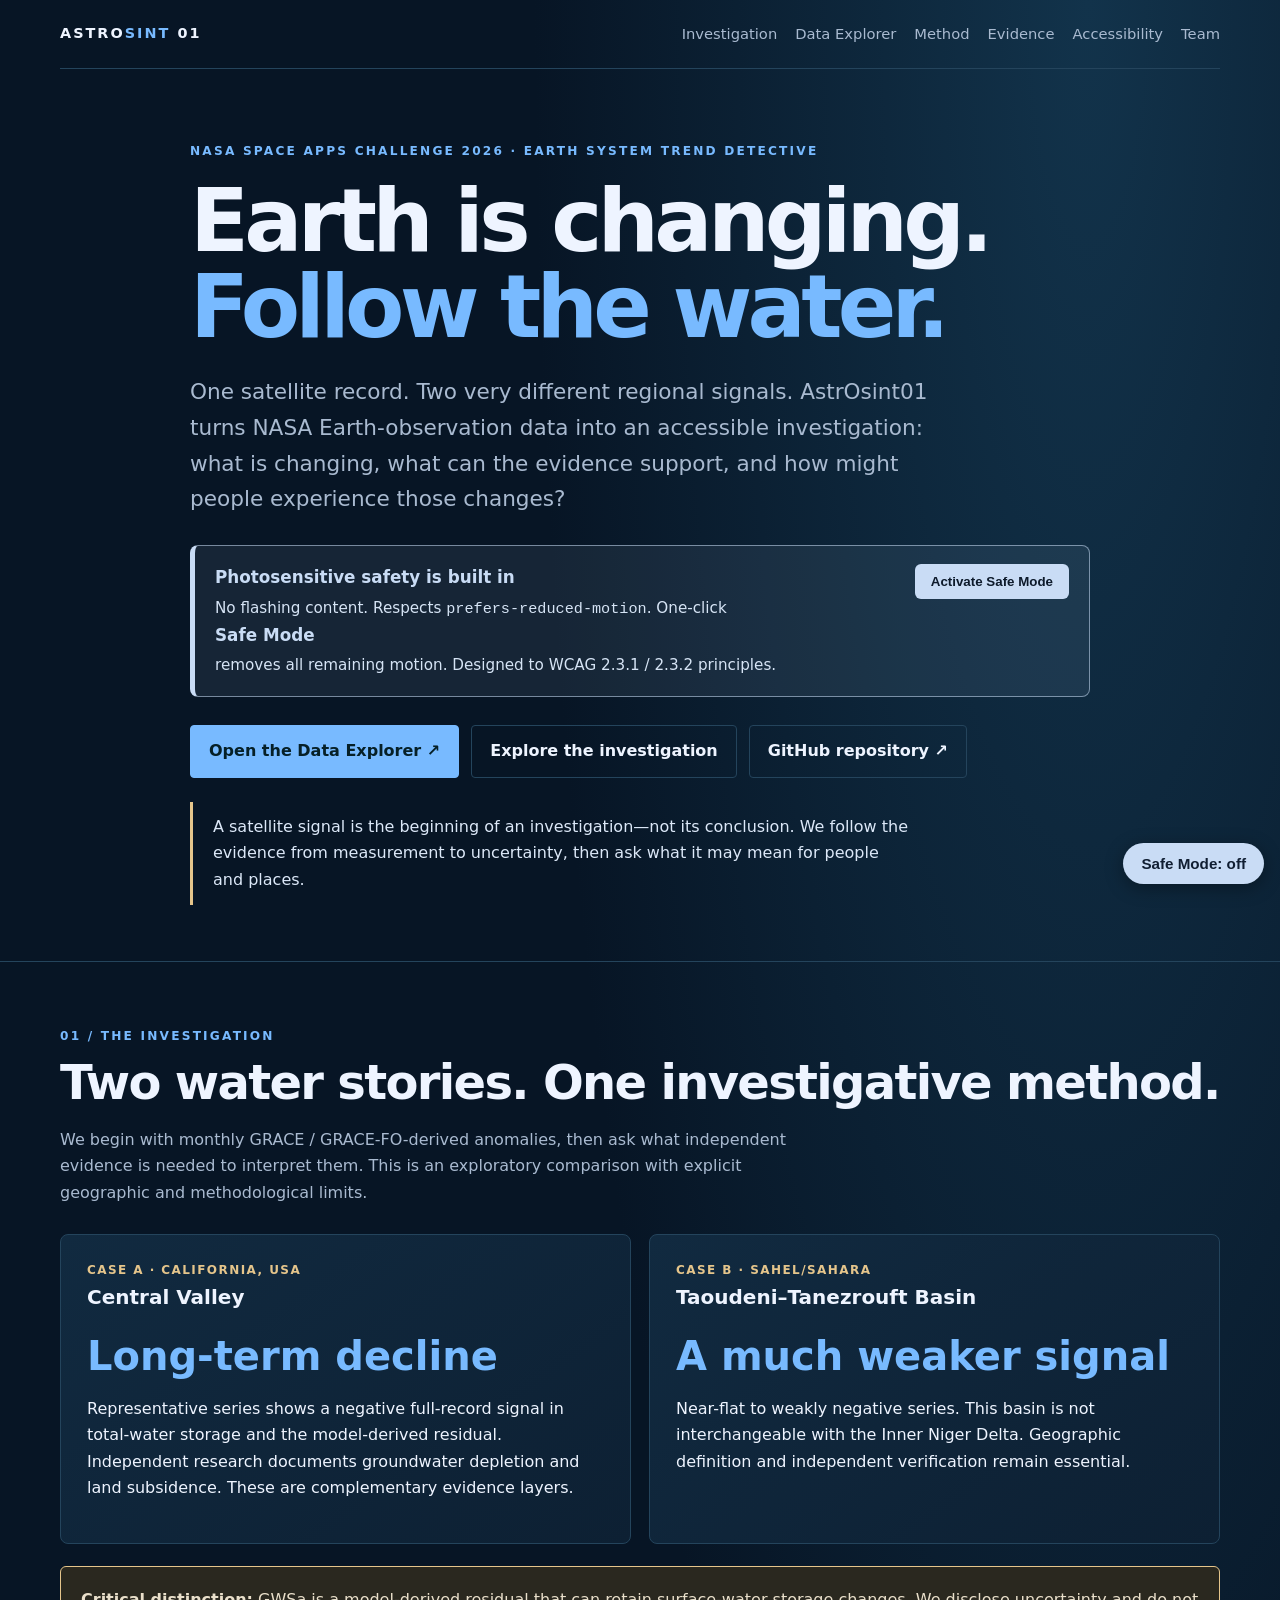
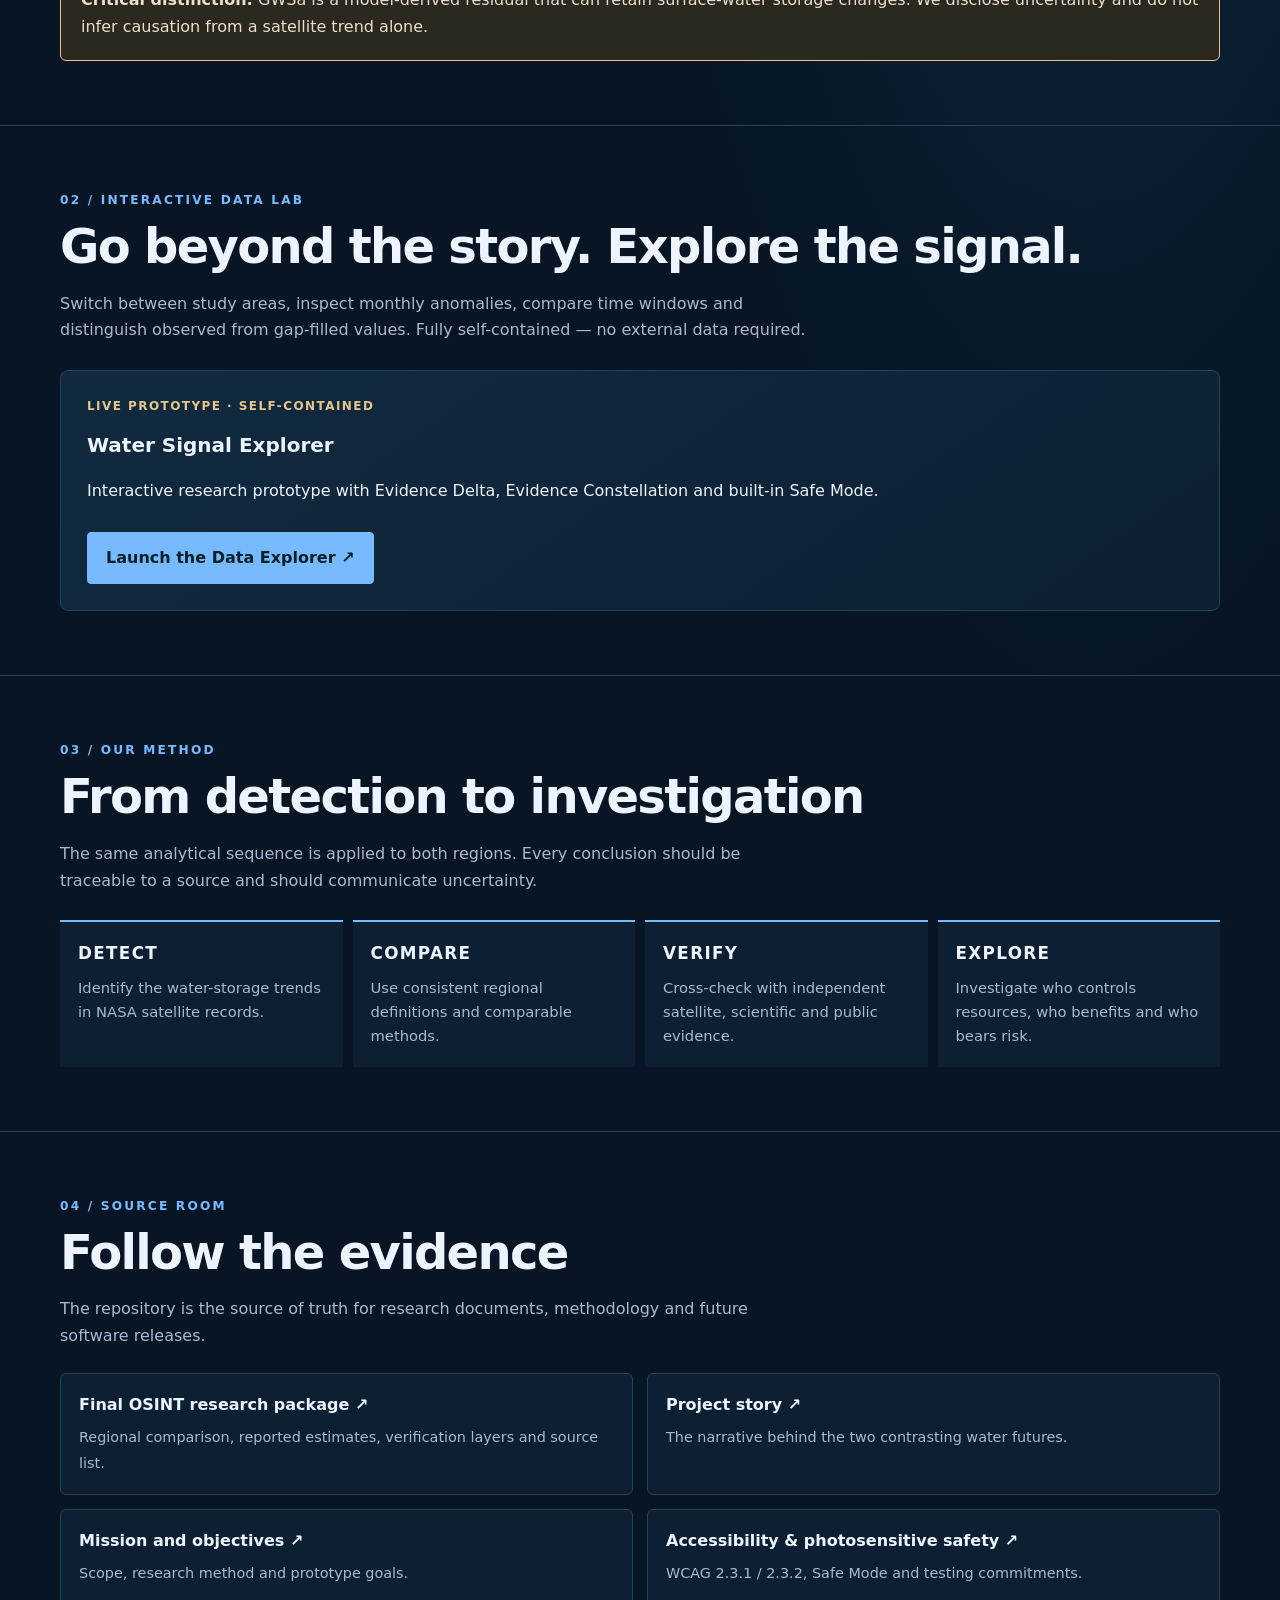
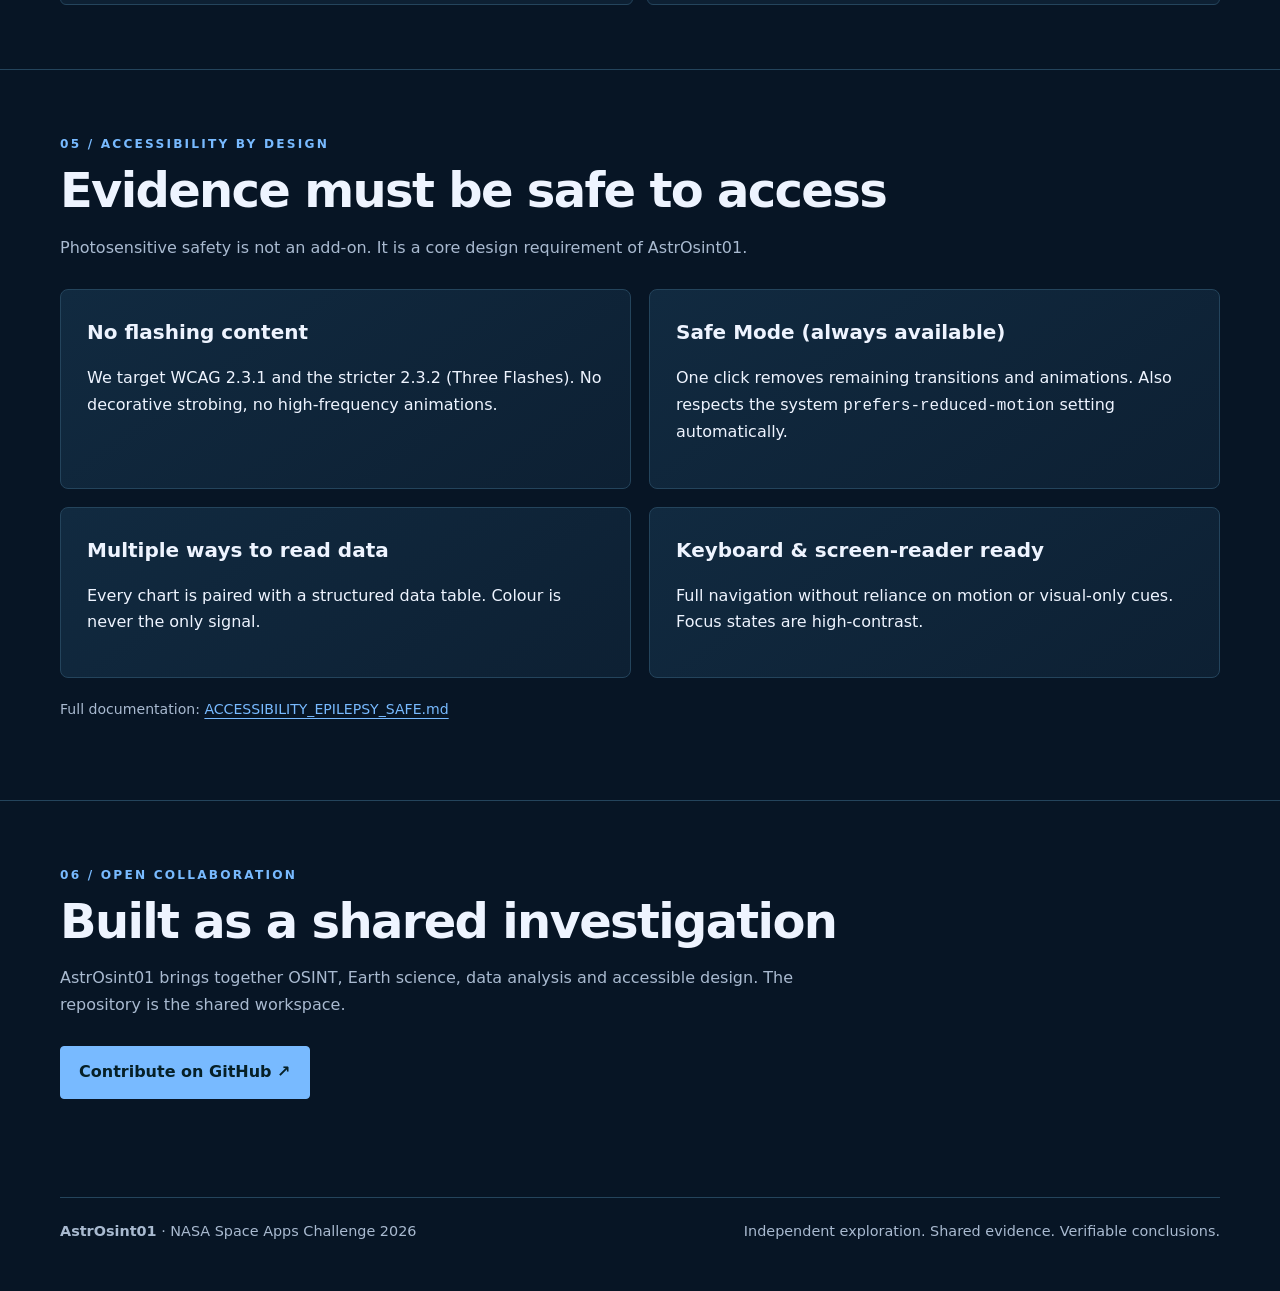
<file: index.html>
<!doctype html>
<html lang="en">
<head>
  <meta charset="utf-8">
  <meta name="viewport" content="width=device-width, initial-scale=1">
  <meta name="theme-color" content="#071525">
  <meta name="description" content="AstrOsint01: accessible, evidence-first Earth-observation investigation with built-in photosensitive safety and Safe Mode.">
  <title>AstrOsint01 — Follow the Water</title>
  <style>
    :root{color-scheme:dark;--bg:#071525;--panel:#0d2033;--panel2:#112a40;--ink:#eef4ff;--muted:#a9bad0;--aqua:#78baff;--sand:#e5c58b;--line:#24445c;--max:1160px;--safe:#c9dcf5}
    *{box-sizing:border-box}html{scroll-behavior:smooth}body{margin:0;background:radial-gradient(ellipse at 85% 0%,#12334b 0,transparent 36%),var(--bg);color:var(--ink);font:16px/1.65 system-ui,-apple-system,Segoe UI,Roboto,sans-serif}
    a{color:var(--aqua);text-underline-offset:4px}a:hover{color:#d3ebff}a:focus-visible,button:focus-visible{outline:3px solid var(--sand);outline-offset:4px}
    .skip{position:absolute;left:-9999px;top:8px;background:#fff;color:#000;padding:10px;z-index:9}.skip:focus{left:8px}
    .wrap{width:min(var(--max),calc(100% - 40px));margin:auto}.top{display:flex;align-items:center;justify-content:space-between;gap:20px;padding:22px 0;border-bottom:1px solid var(--line)}
    .brand{font-weight:800;letter-spacing:.14em;font-size:.9rem}.brand span{color:var(--aqua)}nav{display:flex;flex-wrap:wrap;gap:18px}nav a{text-decoration:none;color:var(--muted);font-size:.92rem}
    .hero{padding:72px 0 56px;max-width:900px}.eyebrow{color:var(--aqua);font-weight:700;letter-spacing:.18em;text-transform:uppercase;font-size:.76rem}
    h1{font-size:clamp(2.7rem,7vw,5.4rem);line-height:.99;letter-spacing:-.055em;margin:18px 0 24px;max-width:900px}
    h1 em{font-style:normal;color:var(--aqua)}.lead{font-size:clamp(1.1rem,2vw,1.35rem);color:var(--muted);max-width:760px}
    .actions{display:flex;flex-wrap:wrap;gap:12px;margin-top:28px}.btn{display:inline-block;padding:12px 18px;border-radius:4px;border:1px solid var(--aqua);text-decoration:none;font-weight:700}.btn.primary{background:var(--aqua);color:#062027}.btn.secondary{color:var(--ink);border-color:var(--line)}
    .thesis{border-left:3px solid var(--sand);padding:12px 0 12px 20px;margin:24px 0 0;color:#dce8f8;max-width:720px}

    /* Strong, visible safety banner */
    .safety-banner{margin:28px 0 0;padding:18px 20px;border:1px solid rgba(201,220,245,.55);border-left:5px solid var(--safe);background:rgba(201,220,245,.08);border-radius:8px;display:flex;gap:16px;align-items:flex-start;flex-wrap:wrap}
    .safety-banner strong{display:block;color:var(--safe);font-size:1.05rem;margin-bottom:4px}
    .safety-banner p{margin:0;color:#d6e4f5;font-size:.95rem;max-width:640px}
    .safety-banner .safe-cta{margin-left:auto;background:var(--safe);color:#0d1a2b;border:0;border-radius:6px;padding:10px 16px;font-weight:800;cursor:pointer;white-space:nowrap}

    section{padding:64px 0;border-top:1px solid var(--line)}h2{font-size:clamp(1.8rem,4vw,3rem);line-height:1.1;letter-spacing:-.035em;margin:10px 0 18px}h3{font-size:1.25rem;margin:0 0 8px}.sub{color:var(--muted);max-width:760px}
    .grid{display:grid;grid-template-columns:repeat(2,minmax(0,1fr));gap:18px;margin-top:28px}.card{background:linear-gradient(145deg,var(--panel2),var(--panel));border:1px solid var(--line);padding:26px;border-radius:8px;min-width:0}
    .tag{font-size:.75rem;letter-spacing:.12em;text-transform:uppercase;color:var(--sand);font-weight:700}.metric{font-size:clamp(1.7rem,4vw,2.5rem);font-weight:800;color:var(--aqua);line-height:1.2;margin:18px 0 8px}.small{font-size:.88rem;color:var(--muted)}
    .steps{display:grid;grid-template-columns:repeat(4,1fr);gap:10px;margin-top:26px}.step{padding:18px;border-top:2px solid var(--aqua);background:var(--panel)}.step b{display:block;font-size:1.05rem;letter-spacing:.08em}.step p{margin:8px 0 0;color:var(--muted);font-size:.92rem}
    .evidence{display:grid;grid-template-columns:repeat(2,1fr);gap:14px;margin-top:24px}.evidence a{display:block;padding:18px;background:var(--panel);border:1px solid var(--line);border-radius:6px;text-decoration:none}.evidence a strong{display:block;color:var(--ink);margin-bottom:5px}.evidence a span{font-size:.9rem;color:var(--muted)}
    .notice{padding:20px;border:1px solid var(--sand);border-radius:6px;color:#e9dfca;background:#2a281f;margin-top:22px}
    footer{padding:34px 0 50px;color:var(--muted);font-size:.9rem}.footerline{border-top:1px solid var(--line);padding-top:22px;display:flex;justify-content:space-between;gap:16px;flex-wrap:wrap}

    /* Fixed Safe Mode button – always visible */
    .safe{position:fixed;right:16px;bottom:16px;background:var(--safe);color:#101e32;border:0;border-radius:999px;padding:12px 18px;font-weight:800;cursor:pointer;z-index:50;box-shadow:0 4px 18px rgba(0,0,0,.35);font-size:.95rem}
    body.safe-mode *,body.safe-mode *::before,body.safe-mode *::after{scroll-behavior:auto!important;animation:none!important;transition:none!important}
    body.safe-mode .safe{background:#8fd6b5;color:#062016}

    @media(max-width:760px){.top{align-items:flex-start;flex-direction:column}.hero{padding:52px 0 40px}.grid,.evidence{grid-template-columns:1fr}.steps{grid-template-columns:repeat(2,1fr)}section{padding:48px 0}.safety-banner{flex-direction:column}.safety-banner .safe-cta{margin-left:0}}
    @media(max-width:420px){.wrap{width:min(100% - 28px,var(--max))}.steps{grid-template-columns:1fr}nav{gap:12px}}
    @media(prefers-reduced-motion:reduce){html{scroll-behavior:auto}*,*::before,*::after{animation:none!important;transition:none!important}}
  </style>
</head>
<body>
<a class="skip" href="#main">Skip to content</a>
<header class="wrap top">
  <div class="brand">ASTRO<span>SINT</span> 01</div>
  <nav aria-label="Main navigation">
    <a href="#investigation">Investigation</a>
    <a href="explorer/">Data Explorer</a>
    <a href="#method">Method</a>
    <a href="#evidence">Evidence</a>
    <a href="#accessibility">Accessibility</a>
    <a href="#team">Team</a>
  </nav>
</header>
<main id="main">
  <div class="wrap hero">
    <div class="eyebrow">NASA Space Apps Challenge 2026 · Earth System Trend Detective</div>
    <h1>Earth is changing.<br><em>Follow the water.</em></h1>
    <p class="lead">One satellite record. Two very different regional signals. AstrOsint01 turns NASA Earth-observation data into an accessible investigation: what is changing, what can the evidence support, and how might people experience those changes?</p>

    <!-- HIGHLY VISIBLE SAFETY BANNER -->
    <div class="safety-banner" role="region" aria-label="Photosensitive safety">
      <div>
        <strong>Photosensitive safety is built in</strong>
        <p>No flashing content. Respects <code>prefers-reduced-motion</code>. One-click <strong>Safe Mode</strong> removes all remaining motion. Designed to WCAG 2.3.1 / 2.3.2 principles.</p>
      </div>
      <button class="safe-cta" id="heroSafeToggle" type="button">Activate Safe Mode</button>
    </div>

    <div class="actions">
      <a class="btn primary" href="explorer/">Open the Data Explorer ↗</a>
      <a class="btn secondary" href="#investigation">Explore the investigation</a>
      <a class="btn secondary" href="https://github.com/pamelazennaro87-creator/AstrOsint01">GitHub repository ↗</a>
    </div>
    <p class="thesis">A satellite signal is the beginning of an investigation—not its conclusion. We follow the evidence from measurement to uncertainty, then ask what it may mean for people and places.</p>
  </div>

  <section id="investigation"><div class="wrap">
    <div class="eyebrow">01 / The investigation</div>
    <h2>Two water stories. One investigative method.</h2>
    <p class="sub">We begin with monthly GRACE / GRACE-FO-derived anomalies, then ask what independent evidence is needed to interpret them. This is an exploratory comparison with explicit geographic and methodological limits.</p>
    <div class="grid">
      <article class="card">
        <div class="tag">Case A · California, USA</div>
        <h3>Central Valley</h3>
        <div class="metric">Long-term decline</div>
        <p>Representative series shows a negative full-record signal in total-water storage and the model-derived residual. Independent research documents groundwater depletion and land subsidence. These are complementary evidence layers.</p>
      </article>
      <article class="card">
        <div class="tag">Case B · Sahel/Sahara</div>
        <h3>Taoudeni–Tanezrouft Basin</h3>
        <div class="metric">A much weaker signal</div>
        <p>Near-flat to weakly negative series. This basin is not interchangeable with the Inner Niger Delta. Geographic definition and independent verification remain essential.</p>
      </article>
    </div>
    <div class="notice"><strong>Critical distinction:</strong> GWSa is a model-derived residual that can retain surface-water storage changes. We disclose uncertainty and do not infer causation from a satellite trend alone.</div>
  </div></section>

  <section id="explorer"><div class="wrap">
    <div class="eyebrow">02 / Interactive data lab</div>
    <h2>Go beyond the story. Explore the signal.</h2>
    <p class="sub">Switch between study areas, inspect monthly anomalies, compare time windows and distinguish observed from gap-filled values. Fully self-contained — no external data required.</p>
    <div class="card" style="margin-top:26px">
      <div class="tag">Live prototype · Self-contained</div>
      <h3 style="margin-top:12px">Water Signal Explorer</h3>
      <p>Interactive research prototype with Evidence Delta, Evidence Constellation and built-in Safe Mode.</p>
      <div class="actions">
        <a class="btn primary" href="explorer/">Launch the Data Explorer ↗</a>
      </div>
    </div>
  </div></section>

  <section id="method"><div class="wrap">
    <div class="eyebrow">03 / Our method</div>
    <h2>From detection to investigation</h2>
    <p class="sub">The same analytical sequence is applied to both regions. Every conclusion should be traceable to a source and should communicate uncertainty.</p>
    <div class="steps">
      <div class="step"><b>DETECT</b><p>Identify the water-storage trends in NASA satellite records.</p></div>
      <div class="step"><b>COMPARE</b><p>Use consistent regional definitions and comparable methods.</p></div>
      <div class="step"><b>VERIFY</b><p>Cross-check with independent satellite, scientific and public evidence.</p></div>
      <div class="step"><b>EXPLORE</b><p>Investigate who controls resources, who benefits and who bears risk.</p></div>
    </div>
  </div></section>

  <section id="evidence"><div class="wrap">
    <div class="eyebrow">04 / Source room</div>
    <h2>Follow the evidence</h2>
    <p class="sub">The repository is the source of truth for research documents, methodology and future software releases.</p>
    <div class="evidence">
      <a href="docs/FINAL_COMPLETE_OSINT_PACKAGE.md"><strong>Final OSINT research package ↗</strong><span>Regional comparison, reported estimates, verification layers and source list.</span></a>
      <a href="STORY.md"><strong>Project story ↗</strong><span>The narrative behind the two contrasting water futures.</span></a>
      <a href="MISSION.md"><strong>Mission and objectives ↗</strong><span>Scope, research method and prototype goals.</span></a>
      <a href="docs/ACCESSIBILITY_EPILEPSY_SAFE.md"><strong>Accessibility & photosensitive safety ↗</strong><span>WCAG 2.3.1 / 2.3.2, Safe Mode and testing commitments.</span></a>
    </div>
  </div></section>

  <section id="accessibility"><div class="wrap">
    <div class="eyebrow">05 / Accessibility by design</div>
    <h2>Evidence must be safe to access</h2>
    <p class="sub">Photosensitive safety is not an add-on. It is a core design requirement of AstrOsint01.</p>
    <div class="grid">
      <div class="card">
        <h3>No flashing content</h3>
        <p>We target WCAG 2.3.1 and the stricter 2.3.2 (Three Flashes). No decorative strobing, no high-frequency animations.</p>
      </div>
      <div class="card">
        <h3>Safe Mode (always available)</h3>
        <p>One click removes remaining transitions and animations. Also respects the system <code>prefers-reduced-motion</code> setting automatically.</p>
      </div>
      <div class="card">
        <h3>Multiple ways to read data</h3>
        <p>Every chart is paired with a structured data table. Colour is never the only signal.</p>
      </div>
      <div class="card">
        <h3>Keyboard & screen-reader ready</h3>
        <p>Full navigation without reliance on motion or visual-only cues. Focus states are high-contrast.</p>
      </div>
    </div>
    <p class="small" style="margin-top:20px">Full documentation: <a href="docs/ACCESSIBILITY_EPILEPSY_SAFE.md">ACCESSIBILITY_EPILEPSY_SAFE.md</a></p>
  </div></section>

  <section id="team"><div class="wrap">
    <div class="eyebrow">06 / Open collaboration</div>
    <h2>Built as a shared investigation</h2>
    <p class="sub">AstrOsint01 brings together OSINT, Earth science, data analysis and accessible design. The repository is the shared workspace.</p>
    <div class="actions">
      <a class="btn primary" href="https://github.com/pamelazennaro87-creator/AstrOsint01">Contribute on GitHub ↗</a>
    </div>
  </div></section>
</main>
<footer><div class="wrap footerline"><span><strong>AstrOsint01</strong> · NASA Space Apps Challenge 2026</span><span>Independent exploration. Shared evidence. Verifiable conclusions.</span></div></footer>

<button class="safe" id="safeToggle" type="button" aria-pressed="false">Safe Mode: off</button>

<script>
(function(){
  function setSafe(active){
    document.body.classList.toggle('safe-mode', active);
    const btn = document.getElementById('safeToggle');
    const hero = document.getElementById('heroSafeToggle');
    if(btn){
      btn.setAttribute('aria-pressed', String(active));
      btn.textContent = active ? 'Safe Mode: ON' : 'Safe Mode: off';
    }
    if(hero){
      hero.textContent = active ? 'Safe Mode is ON' : 'Activate Safe Mode';
    }
  }
  document.getElementById('safeToggle').addEventListener('click', function(){
    setSafe(!document.body.classList.contains('safe-mode'));
  });
  document.getElementById('heroSafeToggle').addEventListener('click', function(){
    setSafe(!document.body.classList.contains('safe-mode'));
  });
})();
</script>
</body>
</html>
</file>
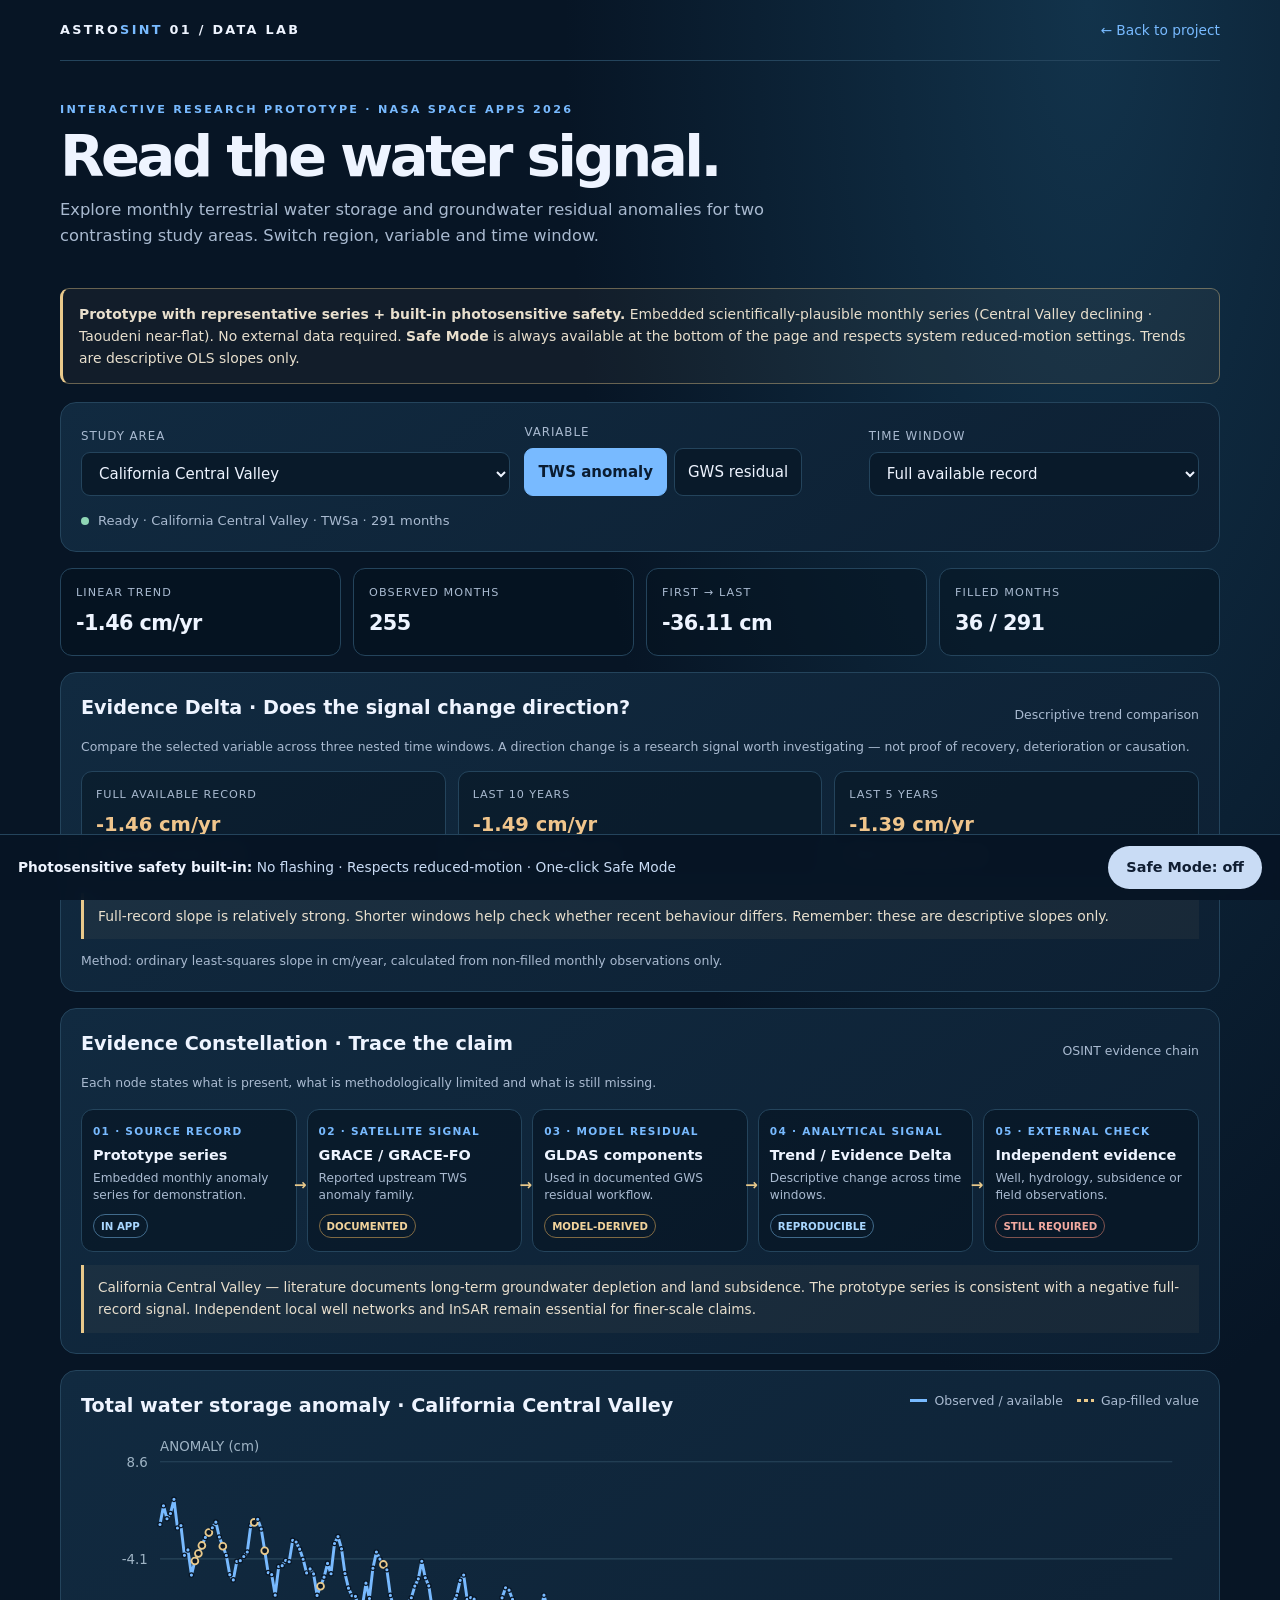
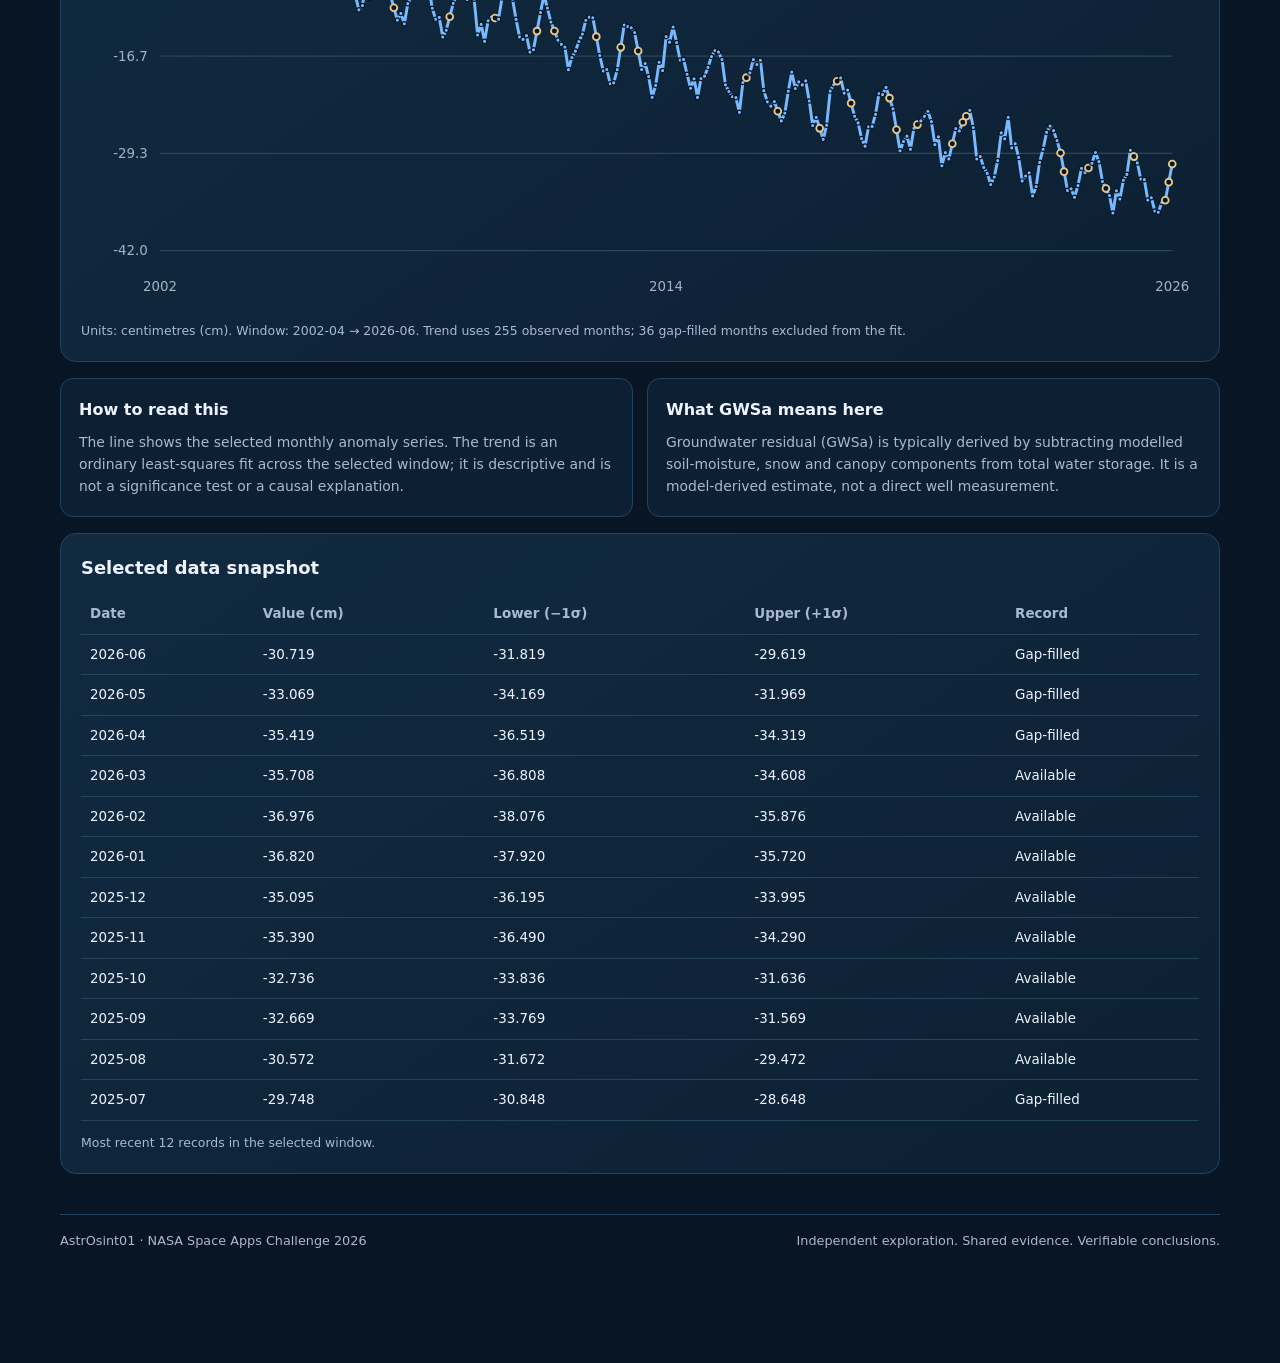
<file: explorer/index.html>
<!doctype html>
<html lang="en">
<head>
<meta charset="utf-8">
<meta name="viewport" content="width=device-width,initial-scale=1">
<meta name="theme-color" content="#071525">
<title>AstrOsint01 | Water Signal Explorer</title>
<style>
:root{color-scheme:dark;--bg:#071525;--panel:#0d2033;--panel2:#112a40;--line:#24445c;--ink:#eef4ff;--muted:#a9bad0;--cyan:#78baff;--gold:#e9c98b;--red:#ee9a91;--green:#8fd6b5;--safe:#c9dcf5}
*{box-sizing:border-box}html{scroll-behavior:smooth}
body{margin:0;background:radial-gradient(ellipse at 85% 0%,#12334b 0,transparent 34%),var(--bg);color:var(--ink);font:15px/1.6 system-ui,-apple-system,"Segoe UI",sans-serif;padding-bottom:70px}
a{color:var(--cyan);text-underline-offset:3px}
a:focus-visible,button:focus-visible,select:focus-visible{outline:3px solid var(--gold);outline-offset:3px}
.wrap{width:min(1160px,calc(100% - 36px));margin:auto}
.top{display:flex;justify-content:space-between;align-items:center;gap:15px;padding:19px 0;border-bottom:1px solid var(--line)}
.brand{font-size:.8rem;font-weight:850;letter-spacing:.18em}.brand span{color:var(--cyan)}
.back{font-size:.86rem;text-decoration:none}
.hero{padding:40px 0 20px}
.eyebrow{font-size:.7rem;color:var(--cyan);font-weight:800;letter-spacing:.2em;text-transform:uppercase}
h1{font-size:clamp(2.1rem,5vw,3.6rem);line-height:.98;letter-spacing:-.06em;margin:10px 0 12px}
.hero p{max-width:740px;color:var(--muted);font-size:1.02rem;margin:0}
.notice{margin:18px 0;padding:14px 16px;border:1px solid rgba(233,201,139,.4);border-left:3px solid var(--gold);background:rgba(233,201,139,.05);border-radius:9px;color:#e8dfcd;font-size:.87rem}
.panel{background:linear-gradient(145deg,var(--panel2),var(--panel));border:1px solid var(--line);border-radius:16px;padding:20px;margin:16px 0}
.controls{display:grid;grid-template-columns:1.3fr 1fr 1fr;gap:14px;align-items:end}
label{display:block;color:var(--muted);font-size:.74rem;letter-spacing:.08em;text-transform:uppercase;margin-bottom:6px}
select,button{font:inherit;color:var(--ink);background:#091a2a;border:1px solid var(--line);border-radius:9px;padding:11px 13px}
select{width:100%;min-height:44px}
.segment{display:flex;gap:7px;flex-wrap:wrap}
.segment button{cursor:pointer;min-width:82px}
.segment button[aria-pressed=true]{background:var(--cyan);color:#0a1c31;border-color:var(--cyan);font-weight:800}
.status{display:flex;align-items:center;gap:9px;color:var(--muted);font-size:.82rem;margin-top:14px}
.dot{width:8px;height:8px;border-radius:50%;background:var(--gold)}.dot.ok{background:var(--green)}
.kpis{display:grid;grid-template-columns:repeat(4,1fr);gap:12px;margin:16px 0}
.kpi{padding:15px;border:1px solid var(--line);border-radius:12px;background:rgba(5,18,30,.5);min-width:0}
.kpi span{display:block;color:var(--muted);font-size:.7rem;text-transform:uppercase;letter-spacing:.1em}
.kpi strong{display:block;font-size:1.3rem;letter-spacing:-.03em;margin-top:5px;overflow-wrap:anywhere}
.chart-head{display:flex;justify-content:space-between;align-items:start;gap:14px;flex-wrap:wrap}
.chart-head h2{font-size:1.2rem;margin:0}
.legend{display:flex;gap:14px;flex-wrap:wrap;color:var(--muted);font-size:.78rem}
.key{display:inline-flex;align-items:center;gap:7px}
.swatch{width:17px;height:3px;background:var(--cyan);display:inline-block}
.swatch.filled{background:repeating-linear-gradient(90deg,var(--gold) 0 4px,transparent 4px 7px)}
.chart-wrap{margin-top:14px;overflow-x:auto}
svg{display:block;width:100%;min-width:560px;height:auto;overflow:visible}
.gridline{stroke:#29465b;stroke-width:1}
.axis{fill:#9fb4c5;font-size:11px}
.series{fill:none;stroke:var(--cyan);stroke-width:2.4;stroke-linejoin:round;stroke-linecap:round}
.filled-dot{fill:var(--bg);stroke:var(--gold);stroke-width:1.5}
.real-dot{fill:var(--cyan);stroke:var(--bg);stroke-width:1}
.caption{color:var(--muted);font-size:.78rem;margin:12px 0 0}
.delta-grid{display:grid;grid-template-columns:repeat(3,minmax(0,1fr));gap:12px;margin-top:14px}
.delta-card{padding:14px;border:1px solid var(--line);border-radius:11px;background:rgba(5,18,30,.45)}
.delta-card span{display:block;color:var(--muted);font-size:.7rem;text-transform:uppercase;letter-spacing:.08em}
.delta-card strong{display:block;font-size:1.22rem;margin-top:5px}
.delta-card small{display:block;color:var(--muted);margin-top:4px}
.delta-note{margin-top:13px;padding:12px 14px;border-left:3px solid var(--gold);background:rgba(233,201,139,.05);color:#e8dfcd;font-size:.87rem}
.delta-positive{color:#9dd8ff}.delta-negative{color:#f0c58c}
.constellation{display:grid;grid-template-columns:repeat(5,minmax(0,1fr));gap:10px;margin-top:16px}
.constellation-node{position:relative;padding:13px 11px;border:1px solid var(--line);border-radius:12px;background:rgba(5,18,30,.55);min-width:0}
.constellation-node:after{content:"→";position:absolute;right:-11px;top:45%;z-index:1;color:var(--gold);font-weight:900}
.constellation-node:last-child:after{display:none}
.node-step{font-size:.66rem;letter-spacing:.12em;color:var(--cyan);font-weight:800;text-transform:uppercase}
.node-title{font-weight:800;line-height:1.25;margin:6px 0;font-size:.9rem}
.node-copy{font-size:.76rem;color:var(--muted);line-height:1.45}
.node-status{display:inline-block;margin-top:9px;padding:3px 7px;border:1px solid var(--line);border-radius:999px;font-size:.64rem;font-weight:750}
.status-record{color:#a9d7ff;border-color:#416b8c}
.status-limited{color:#f1d39b;border-color:#806a43}
.status-missing{color:#f2aaa1;border-color:#80534f}
.constellation-note{margin-top:13px;padding:12px 14px;border-left:3px solid var(--gold);background:rgba(233,201,139,.05);color:#e8dfcd;font-size:.85rem}
.details{display:grid;grid-template-columns:1fr 1fr;gap:14px}
.detail{border:1px solid var(--line);background:var(--panel);border-radius:13px;padding:18px}
.detail h3{font-size:1rem;margin:0 0 8px}
.detail p{margin:0;color:var(--muted);font-size:.87rem}
table{width:100%;border-collapse:collapse;font-size:.84rem}
th,td{text-align:left;padding:9px;border-bottom:1px solid var(--line)}
th{color:var(--muted);font-weight:650}td{font-variant-numeric:tabular-nums}
footer{padding:24px 0 42px;color:var(--muted);font-size:.8rem}
.foot{border-top:1px solid var(--line);padding-top:16px;display:flex;justify-content:space-between;gap:12px;flex-wrap:wrap}
.safe-bar{position:fixed;left:0;right:0;bottom:0;background:rgba(7,21,37,.94);border-top:1px solid #24445c;padding:11px 18px;display:flex;align-items:center;justify-content:space-between;gap:14px;z-index:50;backdrop-filter:blur(8px)}
.safe-label{color:#c9dcf5;font-size:.86rem}
.safe-label strong{color:#eef4ff}
.safe{background:var(--safe);color:#101e32;border:0;border-radius:999px;padding:10px 18px;font-weight:800;cursor:pointer;font-size:.9rem;white-space:nowrap}
body.safe-mode .safe{background:var(--green);color:#062016}
body.safe-mode *,body.safe-mode *:before,body.safe-mode *:after{animation:none!important;transition:none!important;scroll-behavior:auto!important}
@media(max-width:760px){
  .constellation{grid-template-columns:1fr}
  .constellation-node:after{content:"↓";right:50%;top:auto;bottom:-18px}
  .constellation-node:last-child:after{display:none}
  .delta-grid{grid-template-columns:1fr}
  .controls{grid-template-columns:1fr 1fr}
  .controls>div:first-child{grid-column:1/-1}
  .kpis{grid-template-columns:1fr 1fr}
  .details{grid-template-columns:1fr}
  .panel{padding:15px}
  .safe-bar{flex-direction:column;align-items:stretch;gap:8px;text-align:center}
}
@media(max-width:420px){.controls{grid-template-columns:1fr}.controls>div:first-child{grid-column:auto}}
@media(prefers-reduced-motion:reduce){html{scroll-behavior:auto}*,*:before,*:after{animation:none!important;transition:none!important}}
</style>
</head>
<body>
<header class="wrap top">
  <div class="brand">ASTRO<span>SINT</span> 01 / DATA LAB</div>
  <a class="back" href="../index.html">← Back to project</a>
</header>

<main class="wrap">
<section class="hero">
  <div class="eyebrow">Interactive research prototype · NASA Space Apps 2026</div>
  <h1>Read the water signal.</h1>
  <p>Explore monthly terrestrial water storage and groundwater residual anomalies for two contrasting study areas. Switch region, variable and time window.</p>
</section>

<div class="notice">
  <strong>Prototype with representative series + built-in photosensitive safety.</strong> Embedded scientifically-plausible monthly series (Central Valley declining · Taoudeni near-flat). No external data required. <strong>Safe Mode</strong> is always available at the bottom of the page and respects system reduced-motion settings. Trends are descriptive OLS slopes only.
</div>

<section class="panel" aria-label="Explorer controls">
  <div class="controls">
    <div>
      <label for="region">Study area</label>
      <select id="region">
        <option value="california">California Central Valley</option>
        <option value="taoudeni">Taoudeni–Tanezrouft Basin (Sahel/Sahara)</option>
      </select>
    </div>
    <div>
      <label>Variable</label>
      <div class="segment">
        <button type="button" data-variable="TWSa" aria-pressed="true">TWS anomaly</button>
        <button type="button" data-variable="GWSa" aria-pressed="false">GWS residual</button>
      </div>
    </div>
    <div>
      <label for="period">Time window</label>
      <select id="period">
        <option value="all">Full available record</option>
        <option value="10">Last 10 years</option>
        <option value="5">Last 5 years</option>
      </select>
    </div>
  </div>
  <div class="status" role="status" aria-live="polite">
    <span class="dot ok" id="statusDot"></span>
    <span id="statusText">Ready · embedded prototype series loaded</span>
  </div>
</section>

<section class="kpis" aria-label="Summary statistics">
  <div class="kpi"><span>Linear trend</span><strong id="trend">—</strong></div>
  <div class="kpi"><span>Observed months</span><strong id="count">—</strong></div>
  <div class="kpi"><span>First → last</span><strong id="change">—</strong></div>
  <div class="kpi"><span>Filled months</span><strong id="filled">—</strong></div>
</section>

<section class="panel" aria-labelledby="deltaTitle">
  <div class="chart-head">
    <h2 id="deltaTitle">Evidence Delta · Does the signal change direction?</h2>
    <span class="caption">Descriptive trend comparison</span>
  </div>
  <p class="caption">Compare the selected variable across three nested time windows. A direction change is a research signal worth investigating — not proof of recovery, deterioration or causation.</p>
  <div class="delta-grid" aria-live="polite">
    <div class="delta-card"><span>Full available record</span><strong id="deltaFull">—</strong><small id="deltaFullN">Observed months: —</small></div>
    <div class="delta-card"><span>Last 10 years</span><strong id="delta10">—</strong><small id="delta10N">Observed months: —</small></div>
    <div class="delta-card"><span>Last 5 years</span><strong id="delta5">—</strong><small id="delta5N">Observed months: —</small></div>
  </div>
  <div class="delta-note" id="deltaInterpretation" role="status">Calculating…</div>
  <p class="caption">Method: ordinary least-squares slope in cm/year, calculated from non-filled monthly observations only.</p>
</section>

<section class="panel" aria-labelledby="constellationTitle">
  <div class="chart-head">
    <h2 id="constellationTitle">Evidence Constellation · Trace the claim</h2>
    <span class="caption">OSINT evidence chain</span>
  </div>
  <p class="caption">Each node states what is present, what is methodologically limited and what is still missing.</p>
  <div class="constellation" id="constellationGraph" aria-live="polite">
    <div class="constellation-node">
      <div class="node-step">01 · Source record</div>
      <div class="node-title">Prototype series</div>
      <div class="node-copy">Embedded monthly anomaly series for demonstration.</div>
      <span class="node-status status-record">IN APP</span>
    </div>
    <div class="constellation-node">
      <div class="node-step">02 · Satellite signal</div>
      <div class="node-title">GRACE / GRACE-FO</div>
      <div class="node-copy">Reported upstream TWS anomaly family.</div>
      <span class="node-status status-limited">DOCUMENTED</span>
    </div>
    <div class="constellation-node">
      <div class="node-step">03 · Model residual</div>
      <div class="node-title">GLDAS components</div>
      <div class="node-copy">Used in documented GWS residual workflow.</div>
      <span class="node-status status-limited">MODEL-DERIVED</span>
    </div>
    <div class="constellation-node">
      <div class="node-step">04 · Analytical signal</div>
      <div class="node-title">Trend / Evidence Delta</div>
      <div class="node-copy">Descriptive change across time windows.</div>
      <span class="node-status status-record">REPRODUCIBLE</span>
    </div>
    <div class="constellation-node">
      <div class="node-step">05 · External check</div>
      <div class="node-title">Independent evidence</div>
      <div class="node-copy">Well, hydrology, subsidence or field observations.</div>
      <span class="node-status status-missing">STILL REQUIRED</span>
    </div>
  </div>
  <div class="constellation-note" id="constellationAssessment" role="status">
    Assessment updates with the selected study area. Independent verification remains essential before any claim upgrade.
  </div>
</section>

<section class="panel">
  <div class="chart-head">
    <h2 id="chartTitle">Monthly total water storage anomaly</h2>
    <div class="legend">
      <span class="key"><i class="swatch"></i>Observed / available</span>
      <span class="key"><i class="swatch filled"></i>Gap-filled value</span>
    </div>
  </div>
  <div class="chart-wrap">
    <svg id="chart" viewBox="0 0 920 390" role="img" aria-label="Time series chart of selected water storage anomaly"></svg>
  </div>
  <p class="caption" id="chartCaption">Values are anomalies in centimetres (cm). The displayed trend is fitted to observed (non-filled) monthly values only.</p>
</section>

<section class="details">
  <div class="detail">
    <h3>How to read this</h3>
    <p>The line shows the selected monthly anomaly series. The trend is an ordinary least-squares fit across the selected window; it is descriptive and is not a significance test or a causal explanation.</p>
  </div>
  <div class="detail">
    <h3>What GWSa means here</h3>
    <p>Groundwater residual (GWSa) is typically derived by subtracting modelled soil-moisture, snow and canopy components from total water storage. It is a model-derived estimate, not a direct well measurement.</p>
  </div>
</section>

<section class="panel">
  <h2 style="font-size:1.12rem;margin:0 0 12px">Selected data snapshot</h2>
  <div style="overflow-x:auto">
    <table>
      <thead><tr><th>Date</th><th>Value (cm)</th><th>Lower (−1σ)</th><th>Upper (+1σ)</th><th>Record</th></tr></thead>
      <tbody id="rows"><tr><td colspan="5">Loading…</td></tr></tbody>
    </table>
  </div>
  <p class="caption">Most recent 12 records in the selected window.</p>
</section>
</main>

<footer class="wrap">
  <div class="foot">
    <span>AstrOsint01 · NASA Space Apps Challenge 2026</span>
    <span>Independent exploration. Shared evidence. Verifiable conclusions.</span>
  </div>
</footer>

<div class="safe-bar" role="region" aria-label="Photosensitive safety controls">
  <span class="safe-label"><strong>Photosensitive safety built-in:</strong> No flashing · Respects reduced-motion · One-click Safe Mode</span>
  <button class="safe" id="safeToggle" type="button" aria-pressed="false">Safe Mode: off</button>
</div>

<script>
(function(){
'use strict';
function mulberry32(a){return function(){a|=0;a=a+0x6D2B79F5|0;var t=Math.imul(a^a>>>15,1|a);t=t+Math.imul(t^t>>>7,61|t)^t;return((t^t>>>14)>>>0)/4294967296}}
function generateSeries(config){
  const {trendPerYear, seasonalAmp, noise, fillRate, seed, n=291} = config;
  const rand = mulberry32(seed);
  const startYear=2002, startMonth=4;
  const rows = [];
  for(let i=0;i<n;i++){
    const totalMonths = startMonth-1 + i;
    const y = startYear + Math.floor(totalMonths/12);
    const m = (totalMonths % 12) + 1;
    const date = y + '-' + String(m).padStart(2,'0');
    const t = i / 12;
    const seasonal = seasonalAmp * Math.sin(2 * Math.PI * i / 12);
    const noiseVal = (rand()*2-1) * noise;
    let value = trendPerYear * t + seasonal + noiseVal;
    const filled = rand() < fillRate;
    rows.push({date, value, filled, lower:0, upper:0});
  }
  for(let i=1;i<n-1;i++){
    if(rows[i].filled){
      rows[i].value = (rows[i-1].value + rows[i+1].value) / 2;
    }
  }
  for(const r of rows){
    r.lower = r.value - 1.1;
    r.upper = r.value + 1.1;
    r.value = Math.round(r.value*1000)/1000;
    r.lower = Math.round(r.lower*1000)/1000;
    r.upper = Math.round(r.upper*1000)/1000;
  }
  return rows;
}
const DATA = {
  california: {
    TWSa: generateSeries({trendPerYear:-1.45, seasonalAmp:3.1, noise:2.0, fillRate:0.12, seed:42}),
    GWSa: generateSeries({trendPerYear:-1.62, seasonalAmp:2.7, noise:1.85, fillRate:0.12, seed:43})
  },
  taoudeni: {
    TWSa: generateSeries({trendPerYear:-0.17, seasonalAmp:1.7, noise:1.35, fillRate:0.10, seed:44}),
    GWSa: generateSeries({trendPerYear:-0.33, seasonalAmp:1.4, noise:1.25, fillRate:0.10, seed:45})
  }
};
const labels = { california: 'California Central Valley', taoudeni: 'Taoudeni–Tanezrouft Basin' };
let region = 'california', variable = 'TWSa', period = 'all';
const $ = id => document.getElementById(id);
function fmt(v, d=2){ return Number.isFinite(v) ? v.toFixed(d) : '—'; }
function monthIndex(dateStr){ const [y,m] = dateStr.split('-').map(Number); return y*12 + (m-1); }
function regression(rows){
  const valid = rows.filter(r => Number.isFinite(r.value));
  if(valid.length < 2) return null;
  const xs = valid.map(r => monthIndex(r.date));
  const ys = valid.map(r => r.value);
  const n = valid.length;
  const mx = xs.reduce((a,b)=>a+b,0)/n;
  const my = ys.reduce((a,b)=>a+b,0)/n;
  let num=0, den=0;
  for(let i=0;i<n;i++){ num += (xs[i]-mx)*(ys[i]-my); den += (xs[i]-mx)*(xs[i]-mx); }
  if(den === 0) return null;
  return (num/den) * 12;
}
function filterPeriod(rows){
  if(period === 'all') return rows;
  const years = period === '10' ? 10 : 5;
  const last = rows[rows.length-1];
  if(!last) return rows;
  const cutoff = monthIndex(last.date) - years*12;
  return rows.filter(r => monthIndex(r.date) >= cutoff);
}
function setStatus(text){ $('statusText').textContent = text; $('statusDot').className = 'dot ok'; }
function updateDelta(rows){
  const make = (subset) => { const real = subset.filter(r => !r.filled); return {slope: regression(real), n: real.length}; };
  const full = make(rows);
  const last = rows[rows.length-1];
  if(!last) return;
  const cut10 = monthIndex(last.date) - 120;
  const cut5  = monthIndex(last.date) - 60;
  const d10 = make(rows.filter(r => monthIndex(r.date) >= cut10));
  const d5  = make(rows.filter(r => monthIndex(r.date) >= cut5));
  const show = (el, nEl, obj) => {
    if(obj.slope === null){ el.textContent = '—'; el.className = ''; }
    else { el.textContent = (obj.slope>0?'+':'') + fmt(obj.slope) + ' cm/yr'; el.className = obj.slope > 0.05 ? 'delta-positive' : (obj.slope < -0.05 ? 'delta-negative' : ''); }
    nEl.textContent = 'Observed months: ' + obj.n;
  };
  show($('deltaFull'), $('deltaFullN'), full);
  show($('delta10'),   $('delta10N'),   d10);
  show($('delta5'),    $('delta5N'),    d5);
  const s0 = full.slope||0, s2 = d5.slope||0;
  let msg = 'All three windows show a broadly consistent direction. ';
  if((s0 > 0.1 && s2 < -0.1) || (s0 < -0.1 && s2 > 0.1)){ msg = 'Possible recent change of direction relative to the full record. Investigate further with independent data. '; }
  else if(Math.abs(s0) > 0.9){ msg = 'Full-record slope is relatively strong. Shorter windows help check whether recent behaviour differs. '; }
  msg += 'Remember: these are descriptive slopes only.';
  $('deltaInterpretation').textContent = msg;
}
function updateConstellation(){
  const text = region === 'california'
    ? 'California Central Valley — literature documents long-term groundwater depletion and land subsidence. The prototype series is consistent with a negative full-record signal. Independent local well networks and InSAR remain essential for finer-scale claims.'
    : 'Taoudeni–Tanezrouft Basin — the prototype series is near-flat to weakly negative. This basin is not interchangeable with the Inner Niger Delta. Geographic definition and independent verification are required before any regional interpretation.';
  $('constellationAssessment').textContent = text;
}
function drawChart(data){
  const svg = $('chart');
  const W=920, H=390, L=65, R=22, T=22, B=48;
  const pw = W-L-R, ph = H-T-B;
  if(data.length < 2){ svg.innerHTML = '<text x="460" y="190" text-anchor="middle" fill="#9fb4c5">Not enough data.</text>'; return; }
  const vals = data.map(d => d.value);
  const min = Math.min(...vals), max = Math.max(...vals);
  const pad = Math.max((max-min)*0.12, 0.6);
  const lo = min - pad, hi = max + pad;
  const x = i => L + i/(data.length-1)*pw;
  const y = v => T + (hi-v)/(hi-lo)*ph;
  let parts = [];
  for(let j=0; j<=4; j++){ const v = lo + (hi-lo)*j/4; const yy = y(v); parts.push('<line class="gridline" x1="'+L+'" y1="'+yy+'" x2="'+(W-R)+'" y2="'+yy+'"/>'); parts.push('<text class="axis" x="'+(L-10)+'" y="'+(yy+4)+'" text-anchor="end">'+fmt(v,1)+'</text>'); }
  [0, Math.floor((data.length-1)/2), data.length-1].forEach(i=>{ parts.push('<text class="axis" x="'+x(i)+'" y="'+(H-15)+'" text-anchor="middle">'+data[i].date.slice(0,4)+'</text>'); });
  let path = ''; data.forEach((d,i)=> path += (i?' L':'M') + x(i).toFixed(1) + ' ' + y(d.value).toFixed(1));
  parts.push('<path class="series" d="'+path+'"/>');
  data.forEach((d,i)=>{ const cx = x(i), cy = y(d.value); const cls = d.filled ? 'filled-dot' : 'real-dot'; parts.push('<circle class="'+cls+'" cx="'+cx+'" cy="'+cy+'" r="'+(d.filled?2.8:1.8)+'"><title>'+d.date+': '+fmt(d.value,3)+' cm ('+(d.filled?'gap-filled':'available')+')</title></circle>'); });
  parts.push('<text class="axis" x="'+L+'" y="13">ANOMALY (cm)</text>');
  svg.innerHTML = parts.join('');
}
function render(){
  const series = DATA[region][variable];
  const windowed = filterPeriod(series);
  const real = windowed.filter(r => !r.filled);
  const fills = windowed.filter(r => r.filled);
  const slope = regression(real);
  const first = real[0], last = real[real.length-1];
  const delta = (first && last) ? last.value - first.value : null;
  $('trend').textContent = slope === null ? '—' : ((slope>0?'+':'') + fmt(slope) + ' cm/yr');
  $('count').textContent = String(real.length);
  $('change').textContent = delta === null ? '—' : ((delta>0?'+':'') + fmt(delta) + ' cm');
  $('filled').textContent = fills.length + ' / ' + windowed.length;
  const varLabel = variable === 'TWSa' ? 'Total water storage' : 'Groundwater residual (GWSa)';
  $('chartTitle').textContent = varLabel + ' anomaly · ' + labels[region];
  $('chartCaption').textContent = 'Units: centimetres (cm). Window: ' + (windowed[0]?.date||'—') + ' → ' + (windowed[windowed.length-1]?.date||'—') + '. Trend uses ' + real.length + ' observed months; ' + fills.length + ' gap-filled months excluded from the fit.';
  drawChart(windowed);
  updateDelta(series);
  updateConstellation();
  $('rows').innerHTML = windowed.slice(-12).reverse().map(r => '<tr><td>'+r.date+'</td><td>'+fmt(r.value,3)+'</td><td>'+fmt(r.lower,3)+'</td><td>'+fmt(r.upper,3)+'</td><td>'+(r.filled?'Gap-filled':'Available')+'</td></tr>').join('') || '<tr><td colspan="5">No values in this window.</td></tr>';
  setStatus('Ready · ' + labels[region] + ' · ' + variable + ' · ' + windowed.length + ' months');
}
$('region').addEventListener('change', e => { region = e.target.value; render(); });
$('period').addEventListener('change', e => { period = e.target.value; render(); });
document.querySelectorAll('[data-variable]').forEach(btn => {
  btn.addEventListener('click', () => {
    variable = btn.dataset.variable;
    document.querySelectorAll('[data-variable]').forEach(b => b.setAttribute('aria-pressed', String(b === btn)));
    render();
  });
});
$('safeToggle').addEventListener('click', () => {
  const on = document.body.classList.toggle('safe-mode');
  $('safeToggle').setAttribute('aria-pressed', String(on));
  $('safeToggle').textContent = on ? 'Safe Mode: ON' : 'Safe Mode: off';
});
render();
})();
</script>
</body>
</html>
</file>
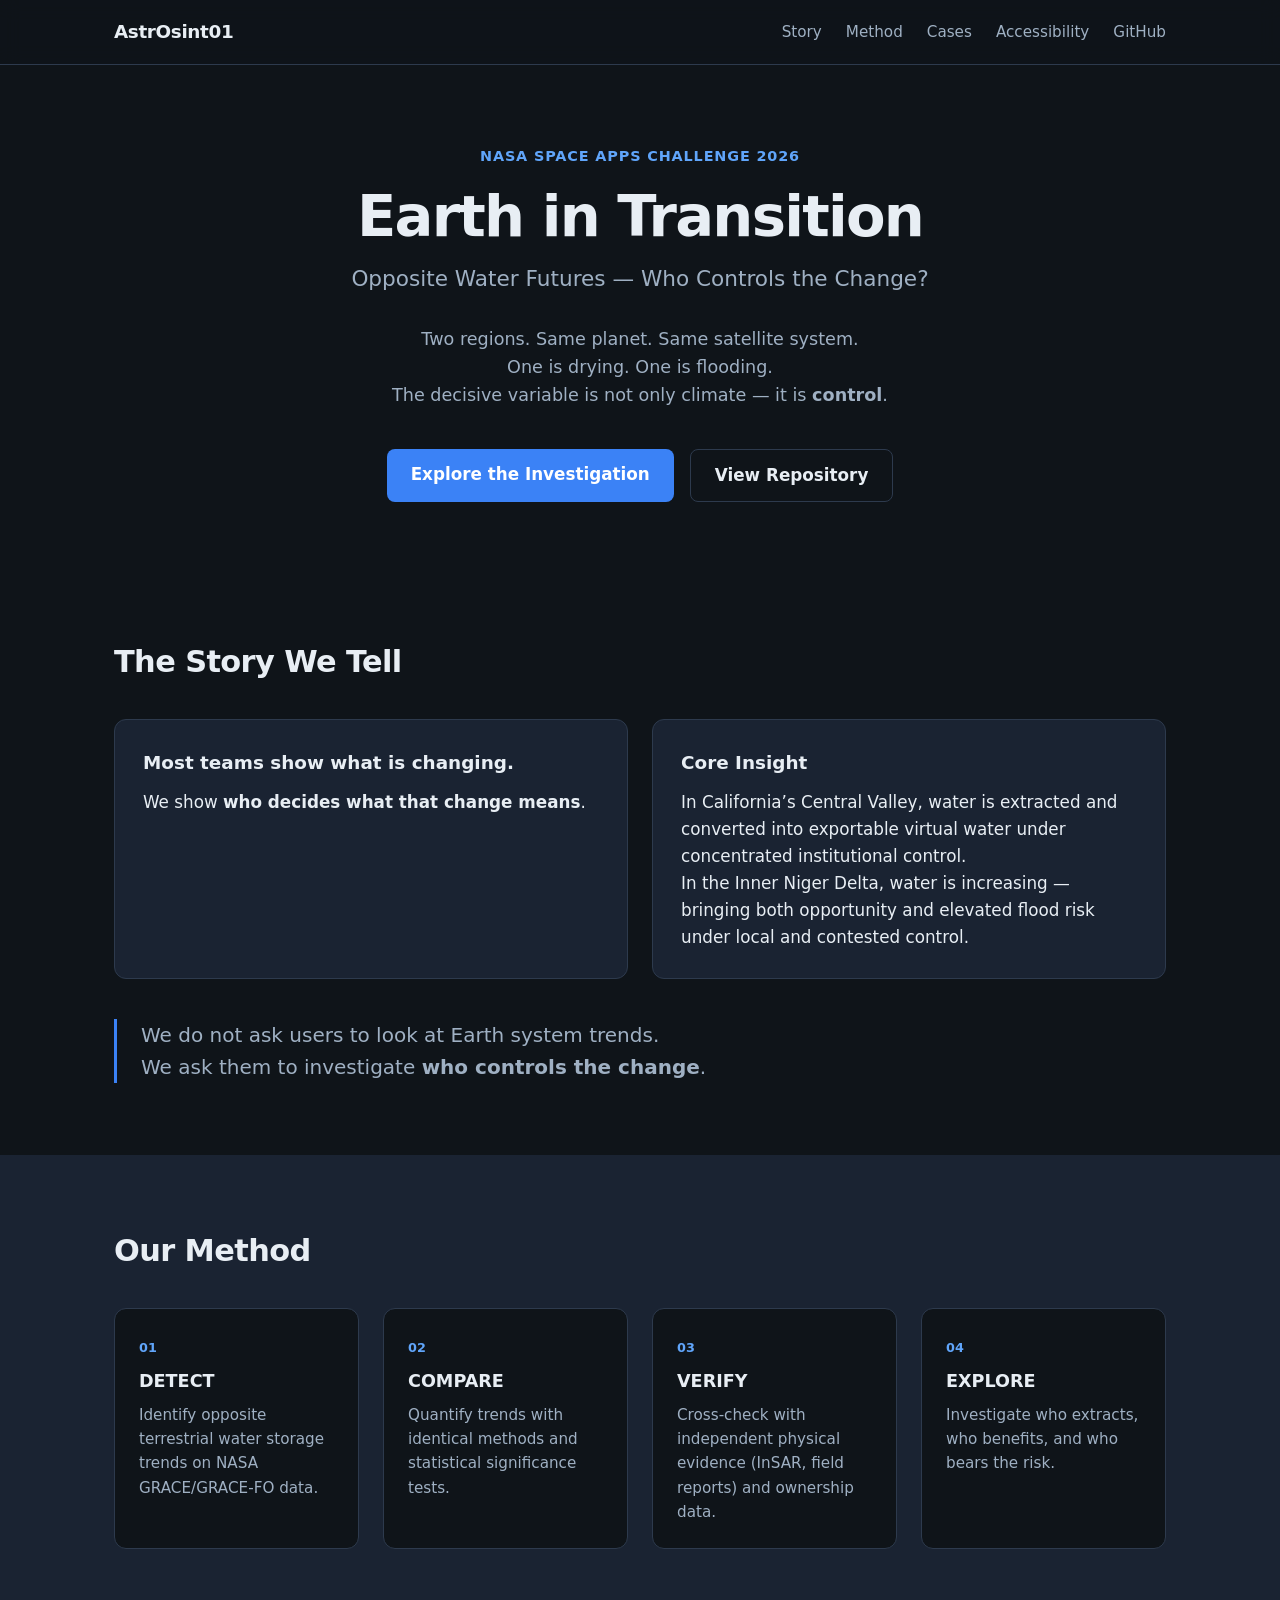
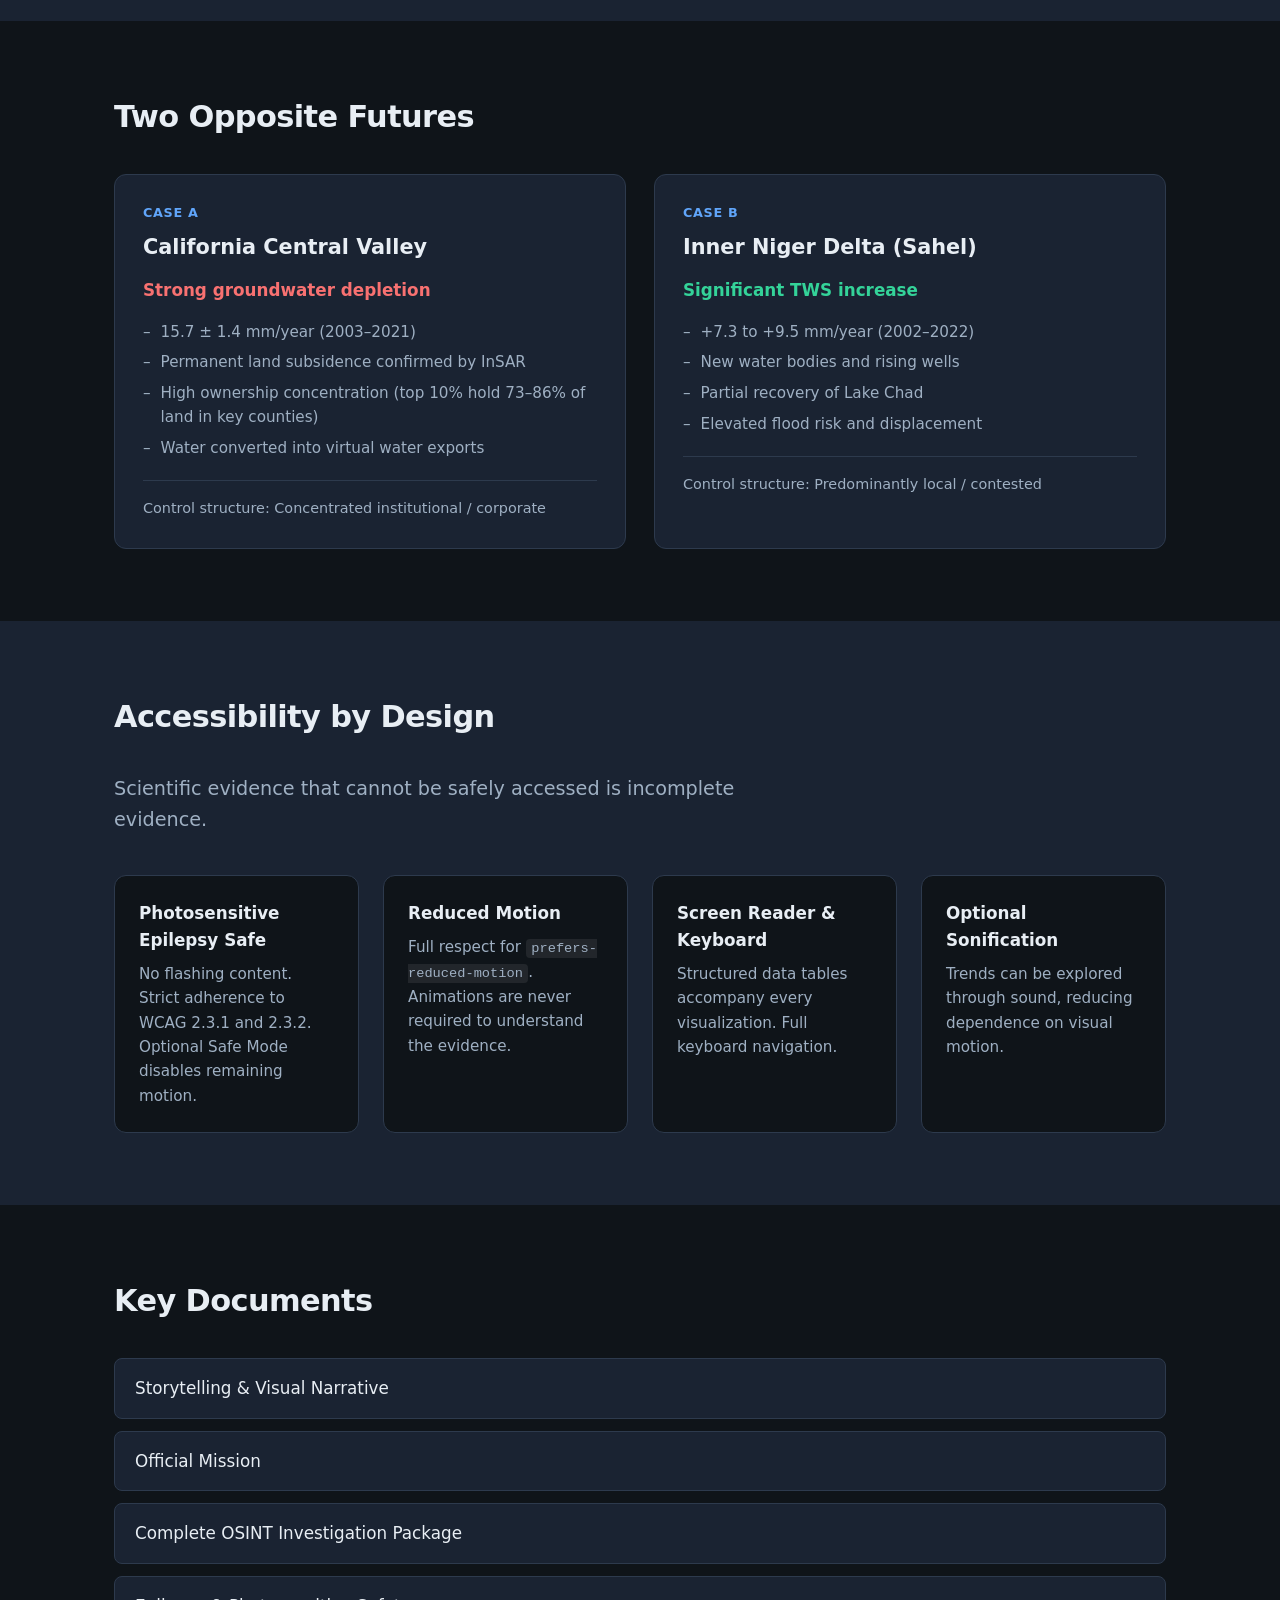
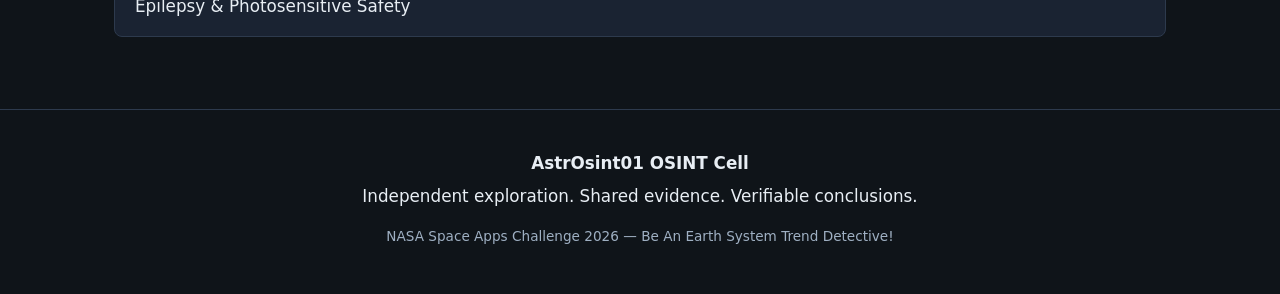
<file: docs/site/index.html>
<!DOCTYPE html>
<html lang="en">
<head>
  <meta charset="UTF-8" />
  <meta name="viewport" content="width=device-width, initial-scale=1.0" />
  <title>AstrOsint01 — Earth in Transition</title>
  <meta name="description" content="Opposite Water Futures — Who Controls the Change? NASA Space Apps Challenge 2026" />
  <link rel="stylesheet" href="css/style.css" />
</head>
<body>
  <header class="site-header">
    <div class="container">
      <div class="logo">AstrOsint01</div>
      <nav>
        <a href="#story">Story</a>
        <a href="#method">Method</a>
        <a href="#cases">Cases</a>
        <a href="#accessibility">Accessibility</a>
        <a href="https://github.com/pamelazennaro87-creator/AstrOsint01" target="_blank" rel="noopener">GitHub</a>
      </nav>
    </div>
  </header>

  <main>
    <section class="hero">
      <div class="container">
        <p class="eyebrow">NASA Space Apps Challenge 2026</p>
        <h1>Earth in Transition</h1>
        <p class="subtitle">Opposite Water Futures — Who Controls the Change?</p>
        <p class="hero-text">
          Two regions. Same planet. Same satellite system.<br>
          One is drying. One is flooding.<br>
          The decisive variable is not only climate — it is <strong>control</strong>.
        </p>
        <div class="hero-actions">
          <a href="#story" class="btn primary">Explore the Investigation</a>
          <a href="https://github.com/pamelazennaro87-creator/AstrOsint01" class="btn secondary" target="_blank" rel="noopener">View Repository</a>
        </div>
      </div>
    </section>

    <section id="story" class="section">
      <div class="container">
        <h2>The Story We Tell</h2>
        <div class="story-grid">
          <div class="story-card">
            <h3>Most teams show what is changing.</h3>
            <p>We show <strong>who decides what that change means</strong>.</p>
          </div>
          <div class="story-card">
            <h3>Core Insight</h3>
            <p>In California’s Central Valley, water is extracted and converted into exportable virtual water under concentrated institutional control.</p>
            <p>In the Inner Niger Delta, water is increasing — bringing both opportunity and elevated flood risk under local and contested control.</p>
          </div>
        </div>
        <blockquote>
          We do not ask users to look at Earth system trends.<br>
          We ask them to investigate <strong>who controls the change</strong>.
        </blockquote>
      </div>
    </section>

    <section id="method" class="section alt">
      <div class="container">
        <h2>Our Method</h2>
        <div class="method-flow">
          <div class="step">
            <span class="step-num">01</span>
            <h3>DETECT</h3>
            <p>Identify opposite terrestrial water storage trends on NASA GRACE/GRACE-FO data.</p>
          </div>
          <div class="step">
            <span class="step-num">02</span>
            <h3>COMPARE</h3>
            <p>Quantify trends with identical methods and statistical significance tests.</p>
          </div>
          <div class="step">
            <span class="step-num">03</span>
            <h3>VERIFY</h3>
            <p>Cross-check with independent physical evidence (InSAR, field reports) and ownership data.</p>
          </div>
          <div class="step">
            <span class="step-num">04</span>
            <h3>EXPLORE</h3>
            <p>Investigate who extracts, who benefits, and who bears the risk.</p>
          </div>
        </div>
      </div>
    </section>

    <section id="cases" class="section">
      <div class="container">
        <h2>Two Opposite Futures</h2>
        <div class="cases-grid">
          <article class="case-card">
            <div class="case-label">Case A</div>
            <h3>California Central Valley</h3>
            <p class="trend negative">Strong groundwater depletion</p>
            <ul>
              <li>15.7 ± 1.4 mm/year (2003–2021)</li>
              <li>Permanent land subsidence confirmed by InSAR</li>
              <li>High ownership concentration (top 10% hold 73–86% of land in key counties)</li>
              <li>Water converted into virtual water exports</li>
            </ul>
            <p class="control">Control structure: Concentrated institutional / corporate</p>
          </article>

          <article class="case-card">
            <div class="case-label">Case B</div>
            <h3>Inner Niger Delta (Sahel)</h3>
            <p class="trend positive">Significant TWS increase</p>
            <ul>
              <li>+7.3 to +9.5 mm/year (2002–2022)</li>
              <li>New water bodies and rising wells</li>
              <li>Partial recovery of Lake Chad</li>
              <li>Elevated flood risk and displacement</li>
            </ul>
            <p class="control">Control structure: Predominantly local / contested</p>
          </article>
        </div>
      </div>
    </section>

    <section id="accessibility" class="section alt">
      <div class="container">
        <h2>Accessibility by Design</h2>
        <p class="lead">Scientific evidence that cannot be safely accessed is incomplete evidence.</p>
        <div class="a11y-grid">
          <div class="a11y-item">
            <h3>Photosensitive Epilepsy Safe</h3>
            <p>No flashing content. Strict adherence to WCAG 2.3.1 and 2.3.2. Optional Safe Mode disables remaining motion.</p>
          </div>
          <div class="a11y-item">
            <h3>Reduced Motion</h3>
            <p>Full respect for <code>prefers-reduced-motion</code>. Animations are never required to understand the evidence.</p>
          </div>
          <div class="a11y-item">
            <h3>Screen Reader & Keyboard</h3>
            <p>Structured data tables accompany every visualization. Full keyboard navigation.</p>
          </div>
          <div class="a11y-item">
            <h3>Optional Sonification</h3>
            <p>Trends can be explored through sound, reducing dependence on visual motion.</p>
          </div>
        </div>
      </div>
    </section>

    <section class="section">
      <div class="container">
        <h2>Key Documents</h2>
        <div class="docs-list">
          <a href="https://github.com/pamelazennaro87-creator/AstrOsint01/blob/main/STORY.md" target="_blank" rel="noopener">Storytelling & Visual Narrative</a>
          <a href="https://github.com/pamelazennaro87-creator/AstrOsint01/blob/main/MISSION.md" target="_blank" rel="noopener">Official Mission</a>
          <a href="https://github.com/pamelazennaro87-creator/AstrOsint01/blob/main/docs/FINAL_COMPLETE_OSINT_PACKAGE.md" target="_blank" rel="noopener">Complete OSINT Investigation Package</a>
          <a href="https://github.com/pamelazennaro87-creator/AstrOsint01/blob/main/docs/ACCESSIBILITY_EPILEPSY_SAFE.md" target="_blank" rel="noopener">Epilepsy & Photosensitive Safety</a>
        </div>
      </div>
    </section>
  </main>

  <footer class="site-footer">
    <div class="container">
      <p><strong>AstrOsint01 OSINT Cell</strong></p>
      <p>Independent exploration. Shared evidence. Verifiable conclusions.</p>
      <p class="small">NASA Space Apps Challenge 2026 — Be An Earth System Trend Detective!</p>
    </div>
  </footer>
</body>
</html>
</file>
<file: docs/site/css/style.css>
/* AstrOsint01 — Clean, accessible, competition-ready styles */

:root {
  --bg: #0f1419;
  --bg-alt: #1a2332;
  --text: #e8eef4;
  --text-muted: #9fb0c3;
  --accent: #3b82f6;
  --accent-soft: #60a5fa;
  --positive: #34d399;
  --negative: #f87171;
  --border: #2d3a4d;
  --radius: 12px;
  --max-width: 1100px;
}

*,
*::before,
*::after {
  box-sizing: border-box;
  margin: 0;
  padding: 0;
}

html {
  scroll-behavior: smooth;
}

@media (prefers-reduced-motion: reduce) {
  html {
    scroll-behavior: auto;
  }
  *,
  *::before,
  *::after {
    animation-duration: 0.01ms !important;
    animation-iteration-count: 1 !important;
    transition-duration: 0.01ms !important;
  }
}

body {
  font-family: system-ui, -apple-system, BlinkMacSystemFont, "Segoe UI", Roboto, sans-serif;
  background: var(--bg);
  color: var(--text);
  line-height: 1.6;
  font-size: 1.05rem;
}

.container {
  max-width: var(--max-width);
  margin: 0 auto;
  padding: 0 1.5rem;
}

/* Header */
.site-header {
  position: sticky;
  top: 0;
  z-index: 100;
  background: rgba(15, 20, 25, 0.92);
  backdrop-filter: blur(10px);
  border-bottom: 1px solid var(--border);
}

.site-header .container {
  display: flex;
  align-items: center;
  justify-content: space-between;
  height: 64px;
}

.logo {
  font-weight: 700;
  font-size: 1.15rem;
  letter-spacing: -0.02em;
}

nav {
  display: flex;
  gap: 1.5rem;
}

nav a {
  color: var(--text-muted);
  text-decoration: none;
  font-size: 0.95rem;
  transition: color 0.2s ease;
}

nav a:hover {
  color: var(--text);
}

/* Hero */
.hero {
  padding: 5rem 0 4rem;
  text-align: center;
}

.eyebrow {
  color: var(--accent-soft);
  font-size: 0.9rem;
  font-weight: 600;
  text-transform: uppercase;
  letter-spacing: 0.06em;
  margin-bottom: 1rem;
}

.hero h1 {
  font-size: clamp(2.4rem, 5vw, 3.6rem);
  font-weight: 800;
  letter-spacing: -0.03em;
  line-height: 1.15;
  margin-bottom: 0.75rem;
}

.subtitle {
  font-size: 1.35rem;
  color: var(--text-muted);
  margin-bottom: 1.75rem;
}

.hero-text {
  max-width: 560px;
  margin: 0 auto 2.5rem;
  color: var(--text-muted);
  font-size: 1.1rem;
}

.hero-actions {
  display: flex;
  gap: 1rem;
  justify-content: center;
  flex-wrap: wrap;
}

.btn {
  display: inline-block;
  padding: 0.75rem 1.5rem;
  border-radius: 8px;
  font-weight: 600;
  text-decoration: none;
  transition: background 0.2s ease, transform 0.15s ease;
}

.btn.primary {
  background: var(--accent);
  color: white;
}

.btn.primary:hover {
  background: #2563eb;
}

.btn.secondary {
  background: transparent;
  color: var(--text);
  border: 1px solid var(--border);
}

.btn.secondary:hover {
  border-color: var(--text-muted);
}

/* Sections */
.section {
  padding: 4.5rem 0;
}

.section.alt {
  background: var(--bg-alt);
}

.section h2 {
  font-size: 1.9rem;
  font-weight: 700;
  margin-bottom: 2rem;
  letter-spacing: -0.02em;
}

.lead {
  font-size: 1.2rem;
  color: var(--text-muted);
  max-width: 640px;
  margin-bottom: 2.5rem;
}

/* Story */
.story-grid {
  display: grid;
  grid-template-columns: repeat(auto-fit, minmax(280px, 1fr));
  gap: 1.5rem;
  margin-bottom: 2.5rem;
}

.story-card {
  background: var(--bg-alt);
  border: 1px solid var(--border);
  border-radius: var(--radius);
  padding: 1.75rem;
}

.story-card h3 {
  font-size: 1.15rem;
  margin-bottom: 0.75rem;
}

blockquote {
  border-left: 3px solid var(--accent);
  padding-left: 1.5rem;
  font-size: 1.25rem;
  color: var(--text-muted);
  max-width: 640px;
}

/* Method */
.method-flow {
  display: grid;
  grid-template-columns: repeat(auto-fit, minmax(200px, 1fr));
  gap: 1.5rem;
}

.step {
  background: var(--bg);
  border: 1px solid var(--border);
  border-radius: var(--radius);
  padding: 1.5rem;
}

.step-num {
  display: inline-block;
  font-size: 0.8rem;
  font-weight: 700;
  color: var(--accent-soft);
  margin-bottom: 0.5rem;
}

.step h3 {
  font-size: 1.1rem;
  margin-bottom: 0.5rem;
}

.step p {
  font-size: 0.95rem;
  color: var(--text-muted);
}

/* Cases */
.cases-grid {
  display: grid;
  grid-template-columns: repeat(auto-fit, minmax(300px, 1fr));
  gap: 1.75rem;
}

.case-card {
  background: var(--bg-alt);
  border: 1px solid var(--border);
  border-radius: var(--radius);
  padding: 1.75rem;
}

.case-label {
  font-size: 0.8rem;
  font-weight: 700;
  text-transform: uppercase;
  letter-spacing: 0.05em;
  color: var(--accent-soft);
  margin-bottom: 0.5rem;
}

.case-card h3 {
  font-size: 1.3rem;
  margin-bottom: 0.75rem;
}

.trend {
  font-weight: 600;
  margin-bottom: 1rem;
}

.trend.negative {
  color: var(--negative);
}

.trend.positive {
  color: var(--positive);
}

.case-card ul {
  list-style: none;
  margin-bottom: 1.25rem;
}

.case-card li {
  position: relative;
  padding-left: 1.1rem;
  margin-bottom: 0.4rem;
  font-size: 0.95rem;
  color: var(--text-muted);
}

.case-card li::before {
  content: "–";
  position: absolute;
  left: 0;
  color: var(--text-muted);
}

.control {
  font-size: 0.9rem;
  color: var(--text-muted);
  border-top: 1px solid var(--border);
  padding-top: 1rem;
}

/* Accessibility */
.a11y-grid {
  display: grid;
  grid-template-columns: repeat(auto-fit, minmax(240px, 1fr));
  gap: 1.5rem;
}

.a11y-item {
  background: var(--bg);
  border: 1px solid var(--border);
  border-radius: var(--radius);
  padding: 1.5rem;
}

.a11y-item h3 {
  font-size: 1.05rem;
  margin-bottom: 0.5rem;
}

.a11y-item p {
  font-size: 0.95rem;
  color: var(--text-muted);
}

code {
  background: rgba(255,255,255,0.08);
  padding: 0.15em 0.4em;
  border-radius: 4px;
  font-size: 0.9em;
}

/* Documents */
.docs-list {
  display: flex;
  flex-direction: column;
  gap: 0.75rem;
}

.docs-list a {
  display: block;
  padding: 1rem 1.25rem;
  background: var(--bg-alt);
  border: 1px solid var(--border);
  border-radius: 8px;
  color: var(--text);
  text-decoration: none;
  transition: border-color 0.2s ease;
}

.docs-list a:hover {
  border-color: var(--accent);
}

/* Footer */
.site-footer {
  border-top: 1px solid var(--border);
  padding: 2.5rem 0;
  text-align: center;
}

.site-footer p {
  margin-bottom: 0.4rem;
}

.site-footer .small {
  font-size: 0.85rem;
  color: var(--text-muted);
  margin-top: 1rem;
}

/* Responsive */
@media (max-width: 700px) {
  nav {
    display: none;
  }
  .hero {
    padding: 3.5rem 0 3rem;
  }
}
</file>
